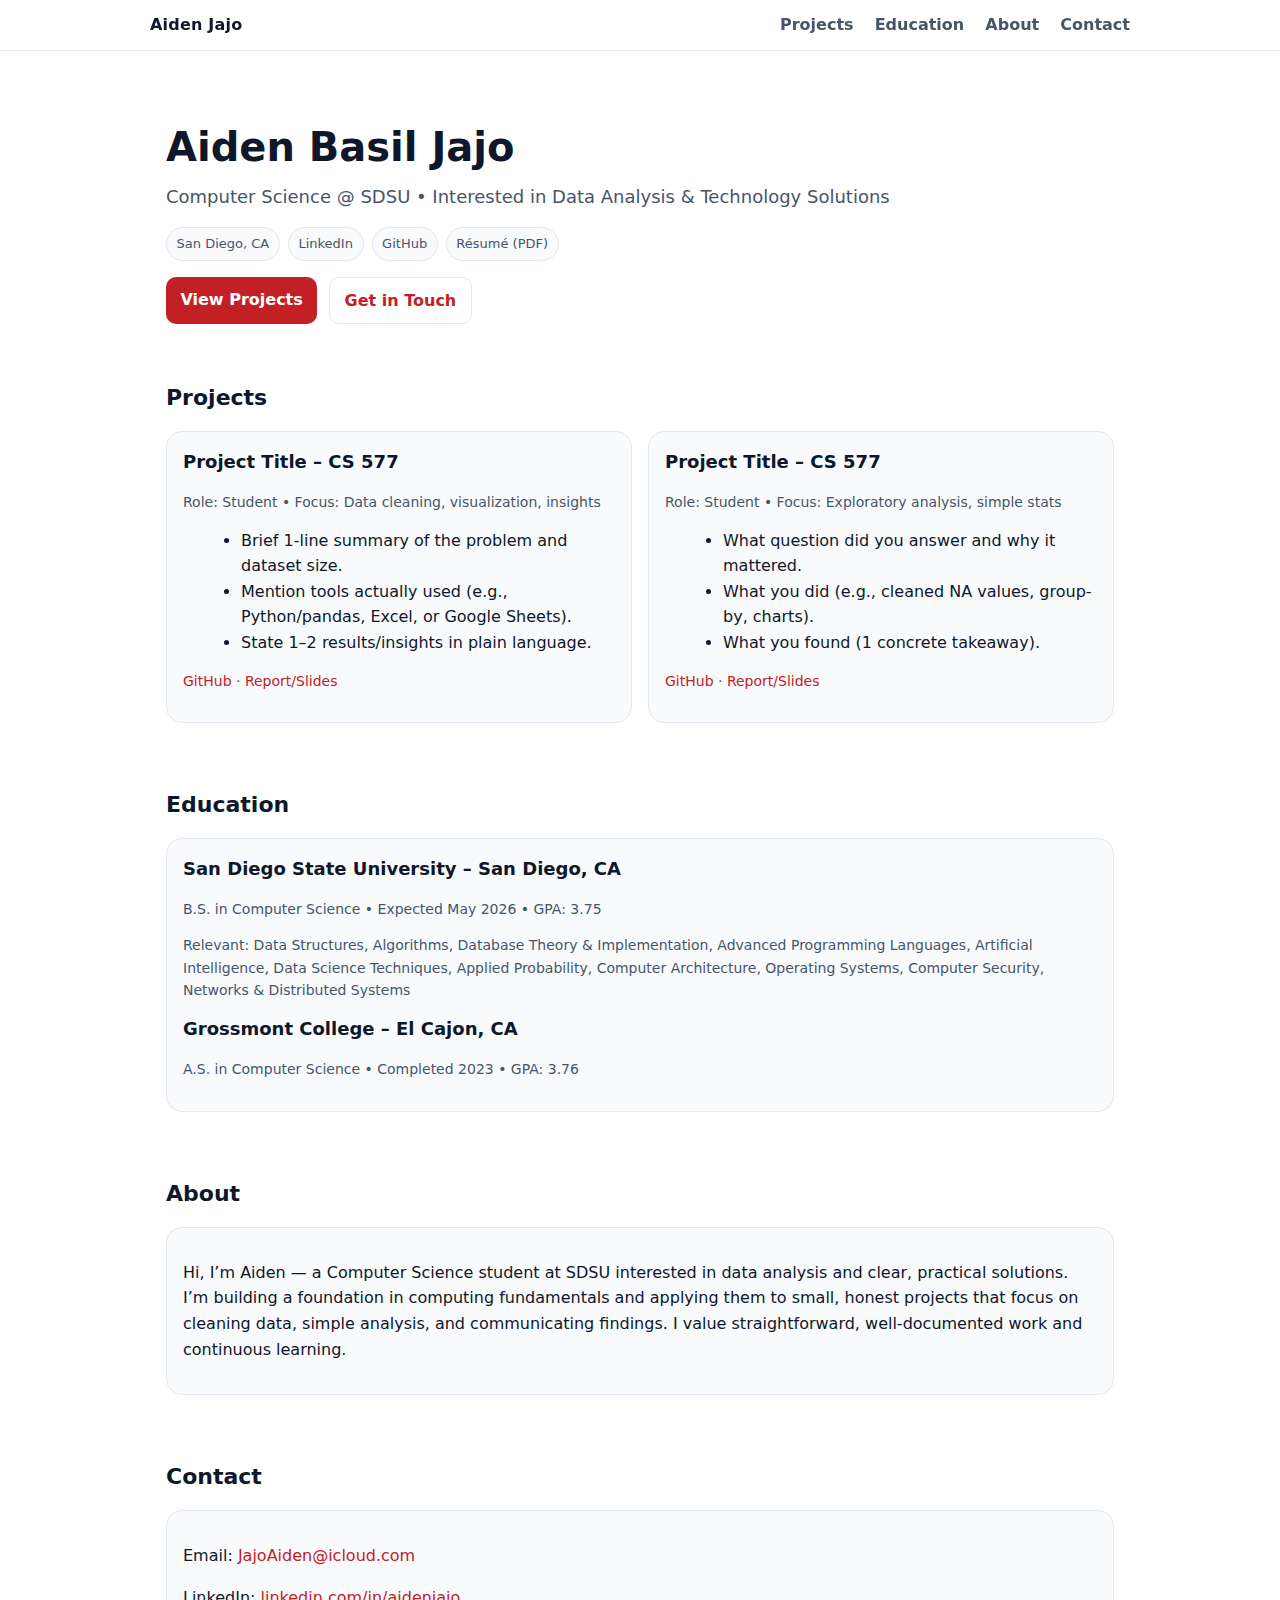
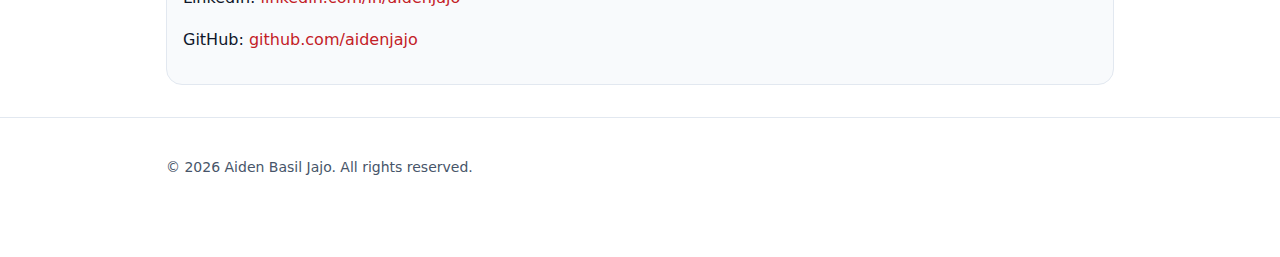
<file: index.html>
<!DOCTYPE html>
<html lang="en">
<head>
  <meta charset="utf-8" />
  <meta name="viewport" content="width=device-width, initial-scale=1" />
  <title>Aiden Basil Jajo – Portfolio | Computer Science @ SDSU</title>
  <meta name="description" content="Official portfolio of Aiden Basil Jajo, Computer Science major at San Diego State University (SDSU). Interests: data analysis, software, and technology solutions. Projects, coursework, and contact info." />
  <meta name="author" content="Aiden Basil Jajo" />
  <link rel="canonical" href="https://aidenjajo.github.io/" />

  <!-- Open Graph -->
  <meta property="og:title" content="Aiden Basil Jajo – Portfolio" />
  <meta property="og:description" content="Computer Science @ SDSU • Interested in Data Analysis & Technology Solutions" />
  <meta property="og:type" content="website" />
  <meta property="og:url" content="https://aidenjajo.github.io/" />
  <meta property="og:image" content="https://aidenjajo.github.io/og-image.jpg" />

  <!-- Twitter Card -->
  <meta name="twitter:card" content="summary_large_image" />
  <meta name="twitter:title" content="Aiden Basil Jajo – Portfolio" />
  <meta name="twitter:description" content="Computer Science @ SDSU • Interested in Data Analysis & Technology Solutions" />
  <meta name="twitter:image" content="https://aidenjajo.github.io/og-image.jpg" />

  <!-- SEO JSON-LD -->
  <script type="application/ld+json">
  {
    "@context": "https://schema.org",
    "@type": "Person",
    "name": "Aiden Basil Jajo",
    "url": "https://aidenjajo.github.io/",
    "image": "https://aidenjajo.github.io/og-image.jpg",
    "jobTitle": "Computer Science Student",
    "worksFor": {"@type": "CollegeOrUniversity", "name": "San Diego State University"},
    "address": {"@type": "PostalAddress", "addressLocality": "San Diego", "addressRegion": "CA", "addressCountry": "US"},
    "sameAs": [
      "https://www.linkedin.com/in/aidenjajo",
      "https://github.com/aidenjajo"
    ]
  }
  </script>

  <style>
    :root {
      --bg: #ffffff;
      --fg: #0f172a; /* slate-900 */
      --muted: #475569; /* slate-600 */
      --accent: #c32026; /* SDSU red-ish */
      --card: #f8fafc; /* slate-50 */
      --border: #e2e8f0; /* slate-200 */
    }
    * { box-sizing: border-box; }
    html, body { margin: 0; padding: 0; scroll-behavior: smooth; }
    body {
      font-family: system-ui, -apple-system, Segoe UI, Roboto, Helvetica, Arial, "Apple Color Emoji", "Segoe UI Emoji";
      color: var(--fg); background: var(--bg); line-height: 1.6;
    }
    a { color: var(--accent); text-decoration: none; }
    a:hover { text-decoration: underline; }
    .container { max-width: 980px; margin: 0 auto; padding: 0 1rem; }
    header {
      position: sticky; top: 0; z-index: 50; backdrop-filter: blur(6px);
      background: rgba(255,255,255,0.8); border-bottom: 1px solid var(--border);
    }
    .nav { display: flex; align-items: center; justify-content: space-between; padding: .75rem 0; }
    .brand { font-weight: 700; letter-spacing: .2px; }
    nav a { margin-left: 1rem; color: var(--muted); font-weight: 600; }
    nav a:hover { color: var(--fg); }

    .hero { padding: 64px 0 24px; }
    .hero h1 { margin: 0 0 .25rem; font-size: clamp(28px, 4vw, 40px); }
    .subtitle { color: var(--muted); margin: 0 0 1rem; font-size: clamp(16px, 2vw, 18px); }
    .badges { display: flex; gap: .5rem; flex-wrap: wrap; }
    .badge { background: var(--card); border: 1px solid var(--border); padding: .35rem .6rem; border-radius: 999px; font-size: 13px; color: var(--muted); }
    .cta { display: flex; gap: .75rem; margin-top: 1rem; flex-wrap: wrap; }
    .btn { display: inline-block; padding: .6rem .9rem; border-radius: 10px; border: 1px solid var(--border); background: #fff; font-weight: 600; }
    .btn.primary { background: var(--accent); color: #fff; border: none; }

    section { padding: 32px 0; }
    h2 { font-size: 22px; margin: 0 0 16px; }
    .grid { display: grid; grid-template-columns: repeat(12, 1fr); gap: 16px; }
    .card { grid-column: span 12; background: var(--card); border: 1px solid var(--border); border-radius: 16px; padding: 16px; }
    @media (min-width: 720px) { .card.half { grid-column: span 6; } }
    .card h3 { margin-top: 0; margin-bottom: 4px; font-size: 18px; }
    .meta { color: var(--muted); font-size: 14px; }
    .list { margin: 8px 0 0 18px; }
    footer { padding: 24px 0 64px; border-top: 1px solid var(--border); color: var(--muted); font-size: 14px; }

    /* Accessible skip link */
    .skip { position: absolute; left: -9999px; top: auto; width: 1px; height: 1px; overflow: hidden; }
    .skip:focus { position: static; width: auto; height: auto; padding: .5rem; background: #fff; border: 1px solid var(--border); }
  </style>
</head>
<body>
  <a href="#main" class="skip">Skip to content</a>
  <header>
    <div class="container nav">
      <div class="brand">Aiden Jajo</div>
      <nav aria-label="Primary">
        <a href="#projects">Projects</a>
        <a href="#education">Education</a>
        <a href="#about">About</a>
        <a href="#contact">Contact</a>
      </nav>
    </div>
  </header>

  <main id="main" class="container">
    <section class="hero" aria-labelledby="intro-title">
      <h1 id="intro-title">Aiden Basil Jajo</h1>
      <p class="subtitle">Computer Science @ SDSU • Interested in Data Analysis & Technology Solutions</p>
      <div class="badges" role="list" aria-label="Quick facts">
        <span class="badge">San Diego, CA</span>
        <a class="badge" href="https://www.linkedin.com/in/aidenjajo" target="_blank" rel="noopener">LinkedIn</a>
        <a class="badge" href="https://github.com/aidenjajo" target="_blank" rel="noopener">GitHub</a>
        <a class="badge" href="#resume" onclick="alert('Add your resume.pdf to the repo and link it here.'); return false;">Résumé (PDF)</a>
      </div>
      <div class="cta">
        <a class="btn primary" href="#projects">View Projects</a>
        <a class="btn" href="#contact">Get in Touch</a>
      </div>
    </section>

    <section id="projects" aria-labelledby="projects-title">
      <h2 id="projects-title">Projects</h2>
      <div class="grid">
        <!-- Example Project Card 1 (fill with CS 577 details later) -->
        <article class="card half" aria-labelledby="p1-title">
          <h3 id="p1-title">Project Title – CS 577</h3>
          <p class="meta">Role: Student • Focus: Data cleaning, visualization, insights</p>
          <ul class="list">
            <li>Brief 1-line summary of the problem and dataset size.</li>
            <li>Mention tools actually used (e.g., Python/pandas, Excel, or Google Sheets).</li>
            <li>State 1–2 results/insights in plain language.</li>
          </ul>
          <p class="meta"><a href="#" aria-label="Source code link">GitHub</a> · <a href="#" aria-label="Report or slides link">Report/Slides</a></p>
        </article>

        <!-- Example Project Card 2 -->
        <article class="card half" aria-labelledby="p2-title">
          <h3 id="p2-title">Project Title – CS 577</h3>
          <p class="meta">Role: Student • Focus: Exploratory analysis, simple stats</p>
          <ul class="list">
            <li>What question did you answer and why it mattered.</li>
            <li>What you did (e.g., cleaned NA values, group-by, charts).</li>
            <li>What you found (1 concrete takeaway).</li>
          </ul>
          <p class="meta"><a href="#">GitHub</a> · <a href="#">Report/Slides</a></p>
        </article>

        <!-- Add more cards as needed; keep honest and simple. -->
      </div>
    </section>

    <section id="education" aria-labelledby="edu-title">
      <h2 id="edu-title">Education</h2>
      <div class="card">
        <h3>San Diego State University – San Diego, CA</h3>
        <p class="meta">B.S. in Computer Science • Expected May 2026 • GPA: 3.75</p>
        <p class="meta">Relevant: Data Structures, Algorithms, Database Theory & Implementation, Advanced Programming Languages, Artificial Intelligence, Data Science Techniques, Applied Probability, Computer Architecture, Operating Systems, Computer Security, Networks & Distributed Systems</p>
        <h3>Grossmont College – El Cajon, CA</h3>
        <p class="meta">A.S. in Computer Science • Completed 2023 • GPA: 3.76</p>
      </div>
    </section>

    <section id="about" aria-labelledby="about-title">
      <h2 id="about-title">About</h2>
      <div class="card">
        <p>Hi, I’m Aiden — a Computer Science student at SDSU interested in data analysis and clear, practical solutions. I’m building a foundation in computing fundamentals and applying them to small, honest projects that focus on cleaning data, simple analysis, and communicating findings. I value straightforward, well-documented work and continuous learning.</p>
      </div>
    </section>

    <section id="contact" aria-labelledby="contact-title">
      <h2 id="contact-title">Contact</h2>
      <div class="card">
        <p>Email: <a href="mailto:JajoAiden@icloud.com">JajoAiden@icloud.com</a></p>
        <p>LinkedIn: <a href="https://www.linkedin.com/in/aidenjajo" target="_blank" rel="noopener">linkedin.com/in/aidenjajo</a></p>
        <p>GitHub: <a href="https://github.com/aidenjajo" target="_blank" rel="noopener">github.com/aidenjajo</a></p>
      </div>
    </section>
  </main>

  <footer>
    <div class="container">
      <p>© <span id="year"></span> Aiden Basil Jajo. All rights reserved.</p>
    </div>
  </footer>

  <script>
    document.getElementById('year').textContent = new Date().getFullYear();
  </script>
</body>
</html>
</file>
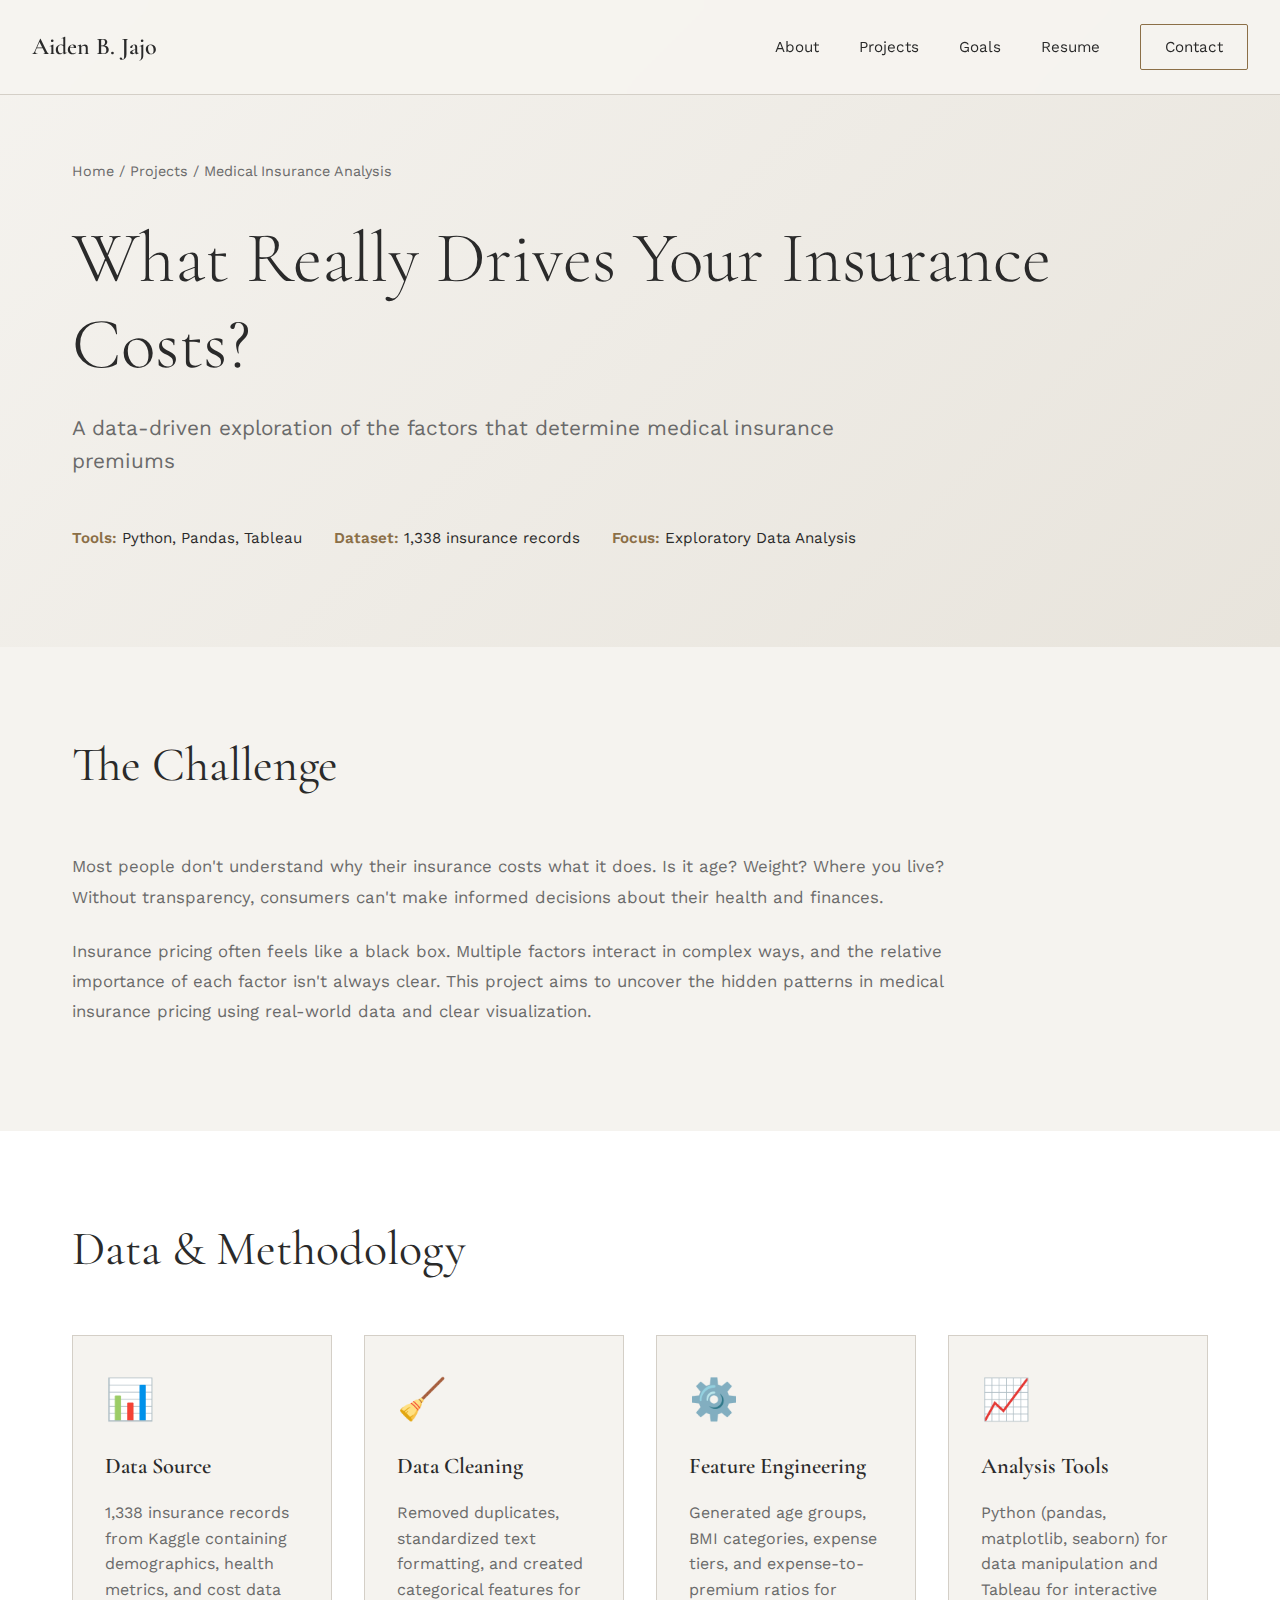
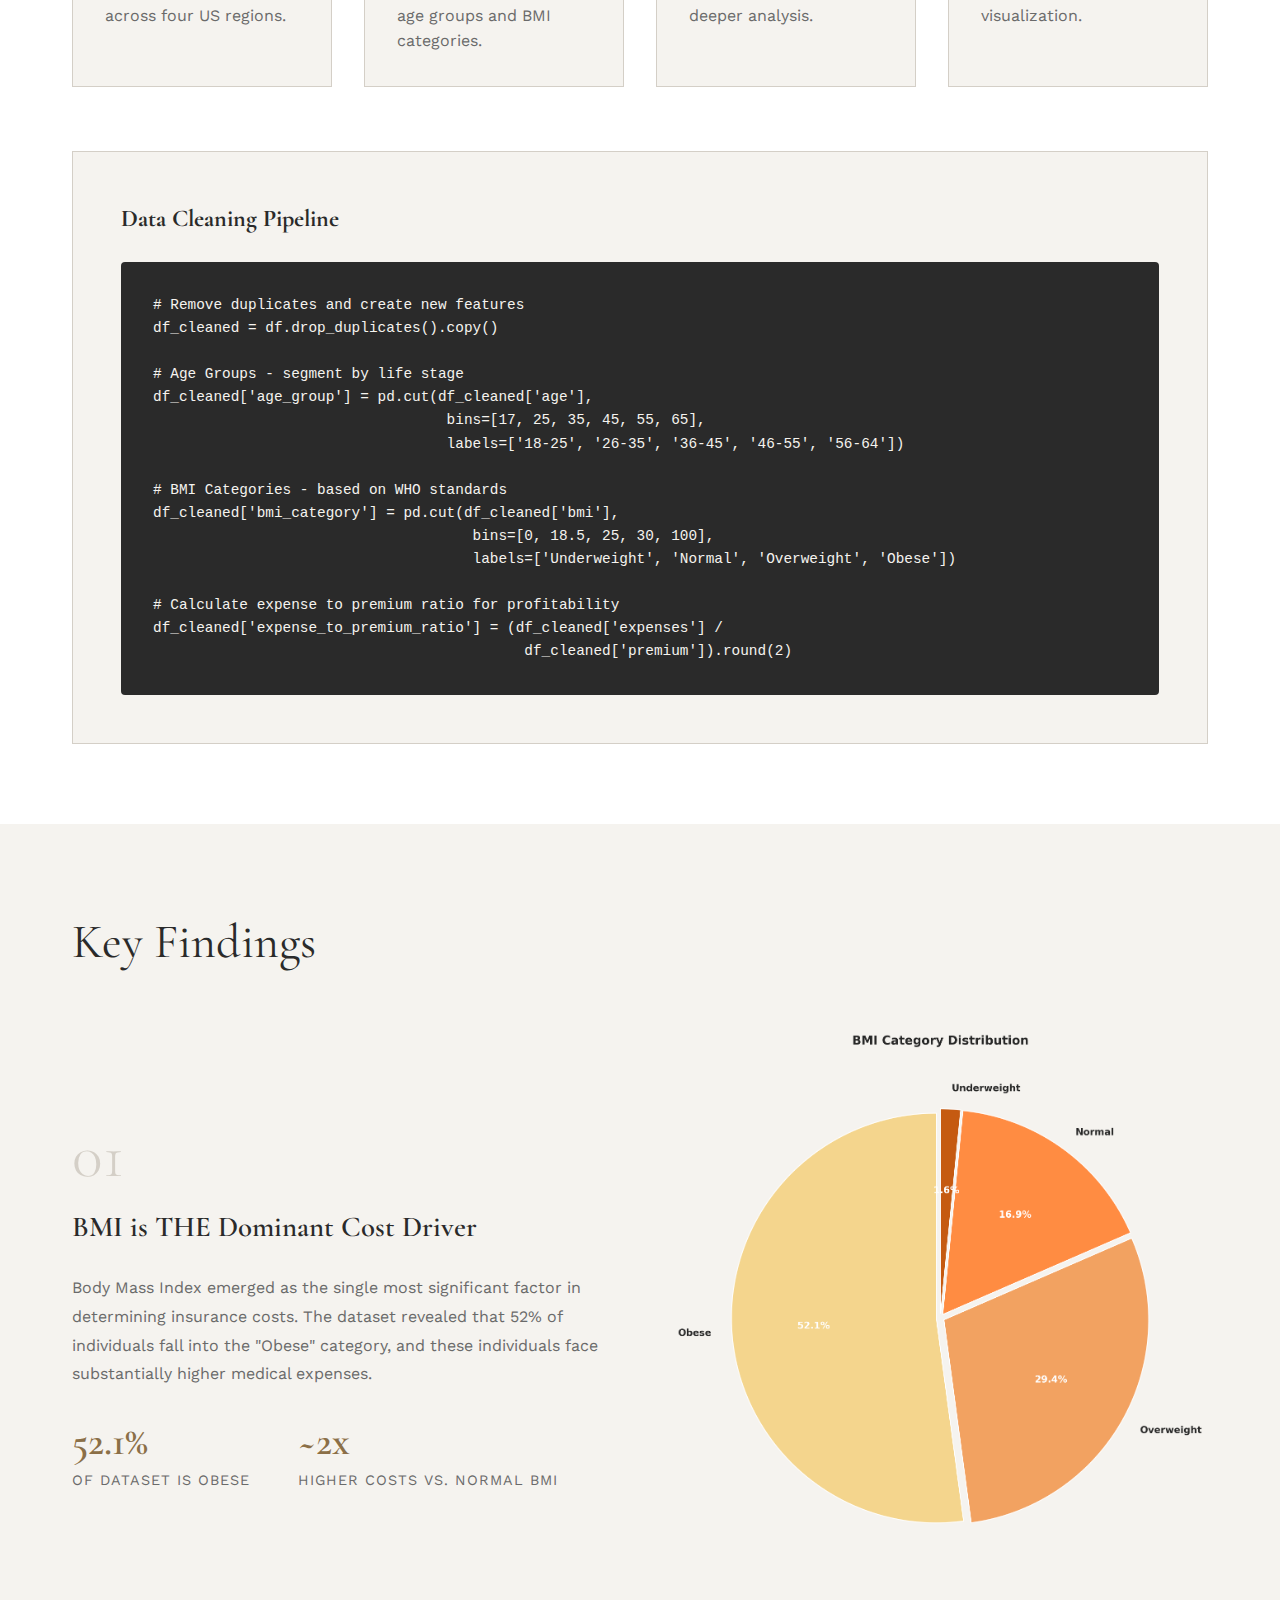
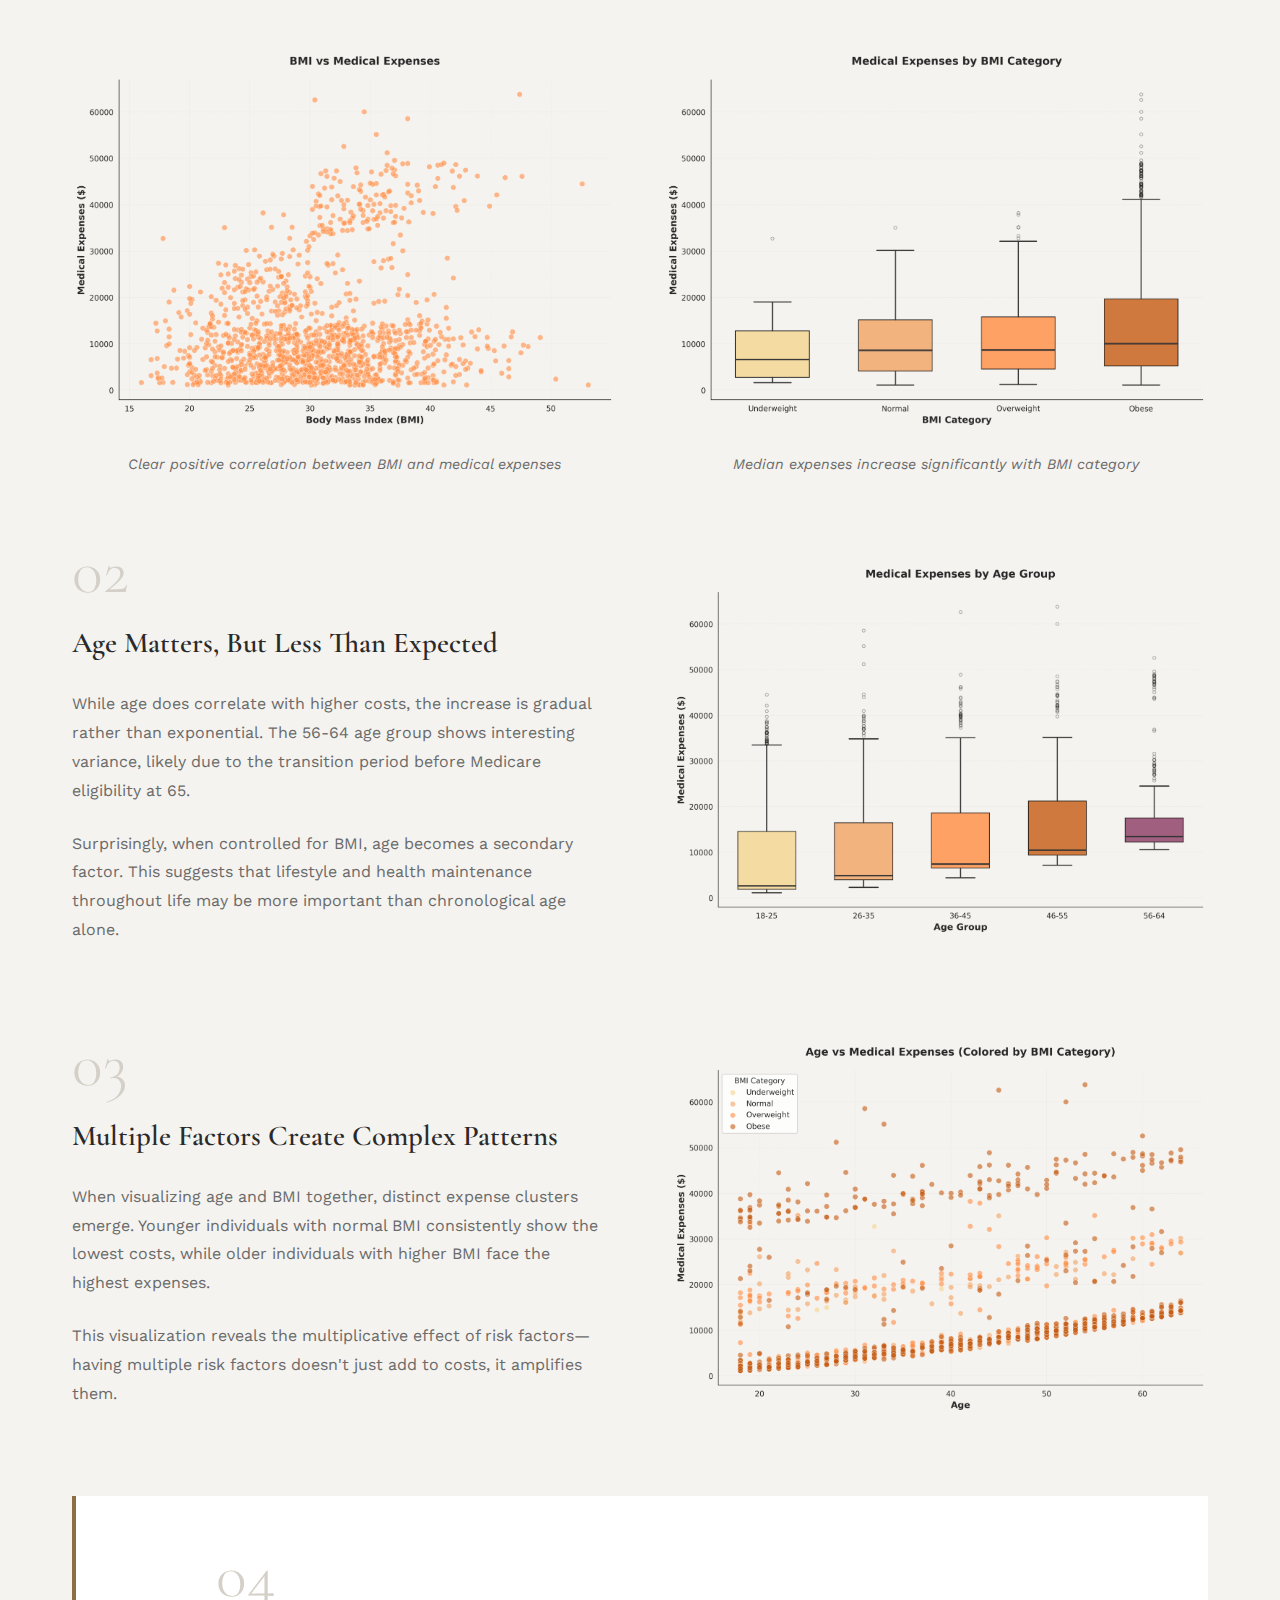
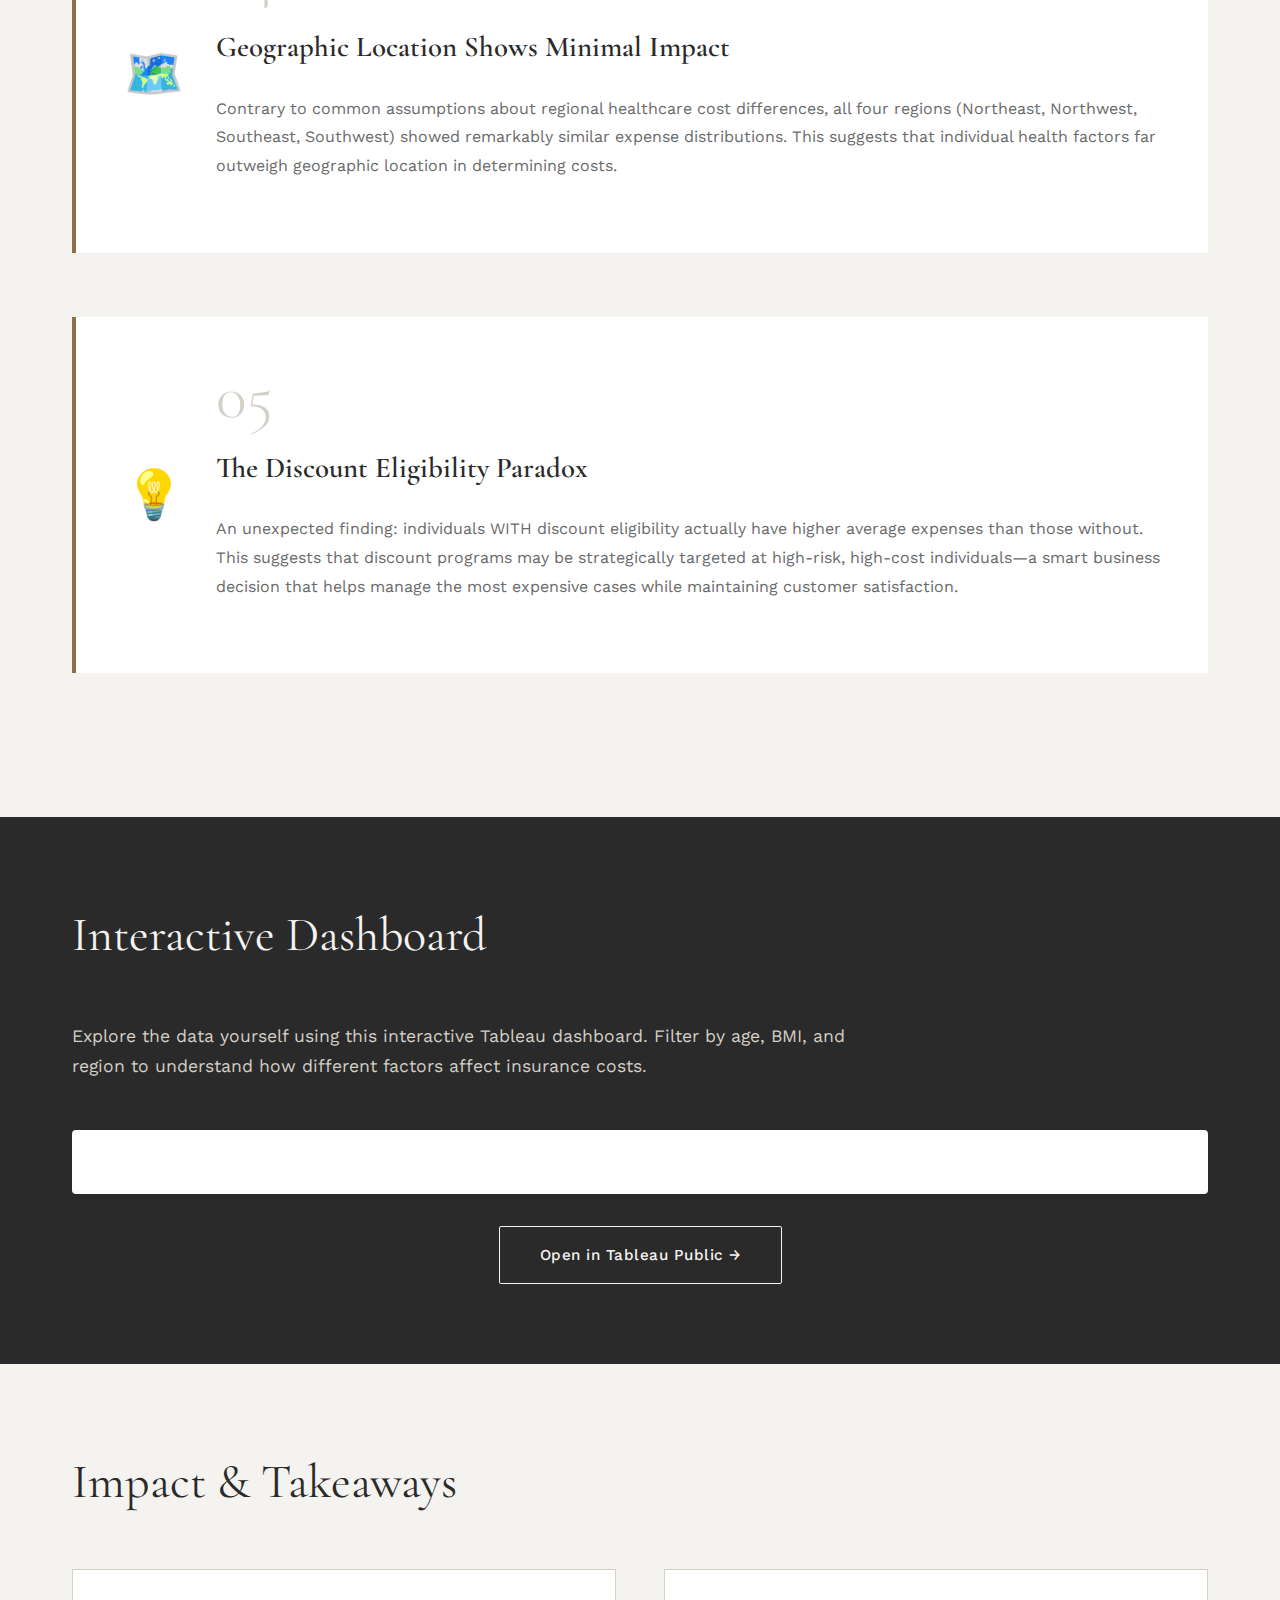
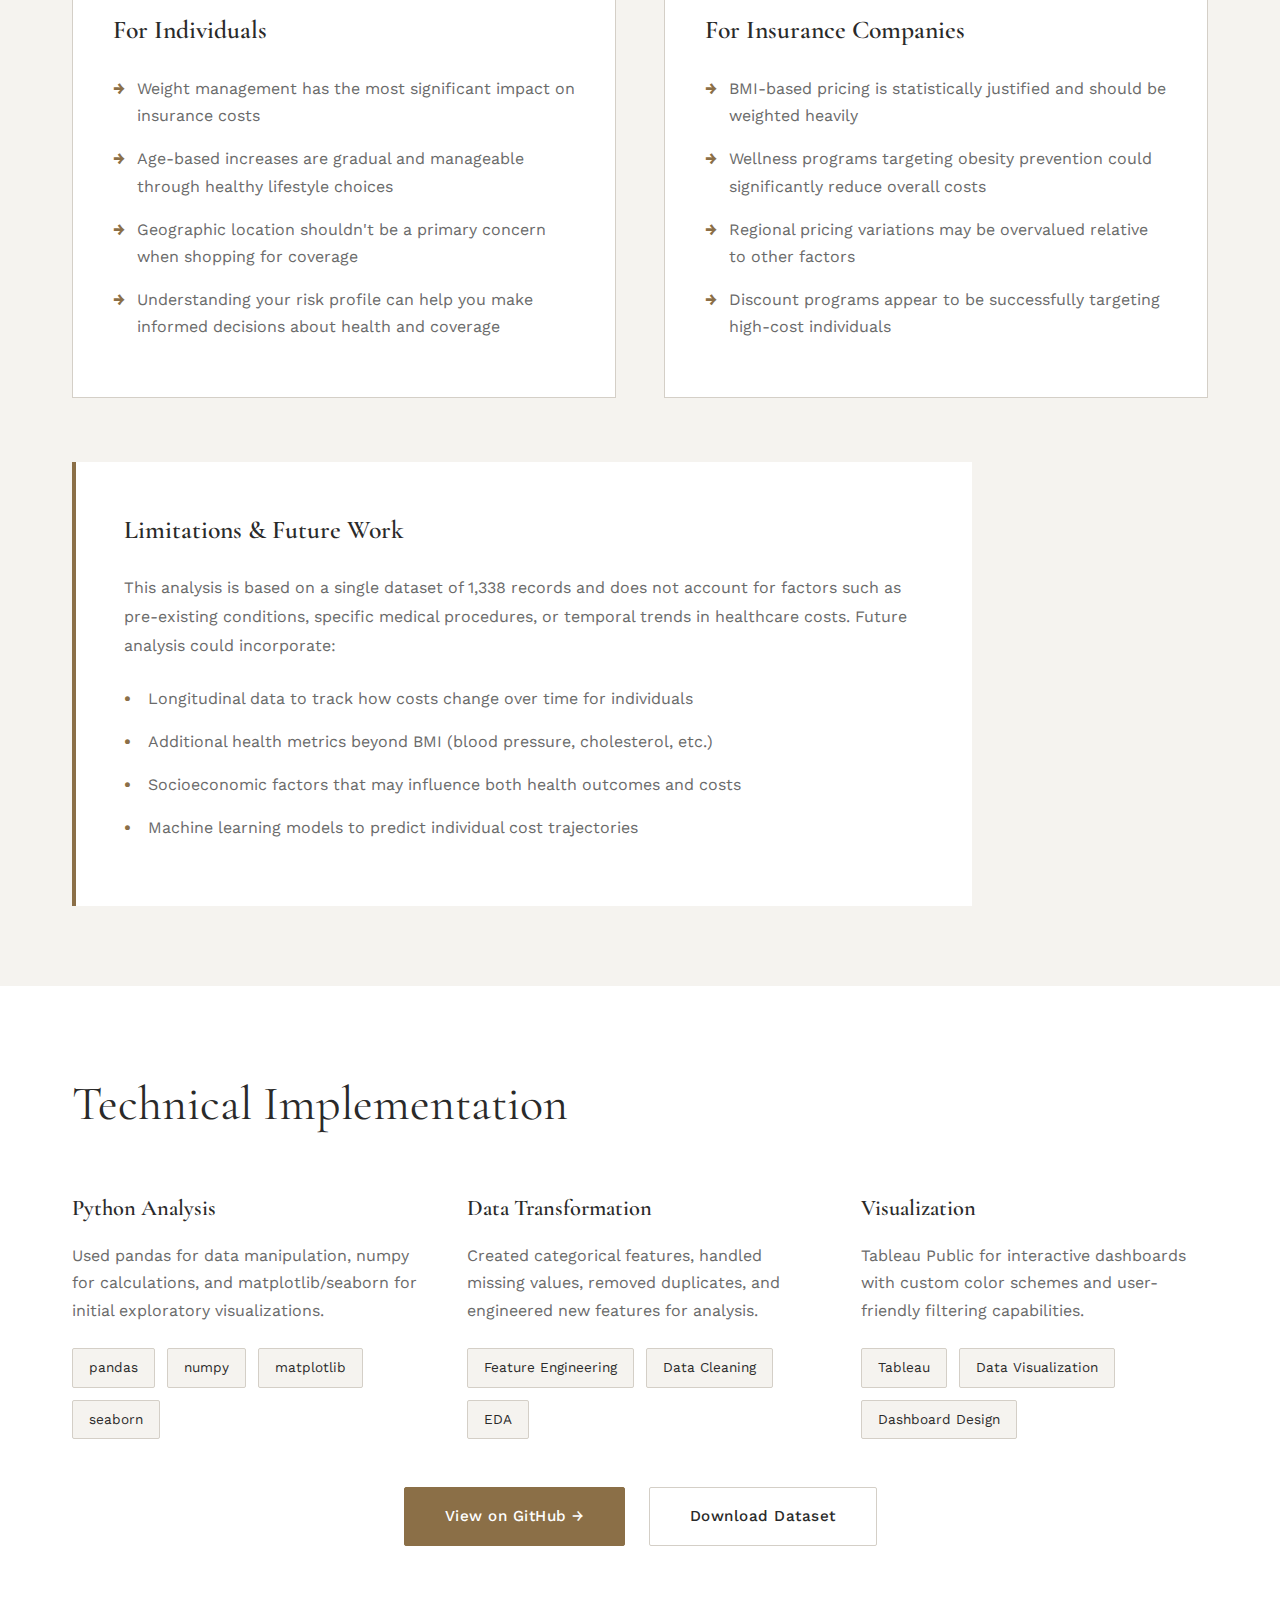
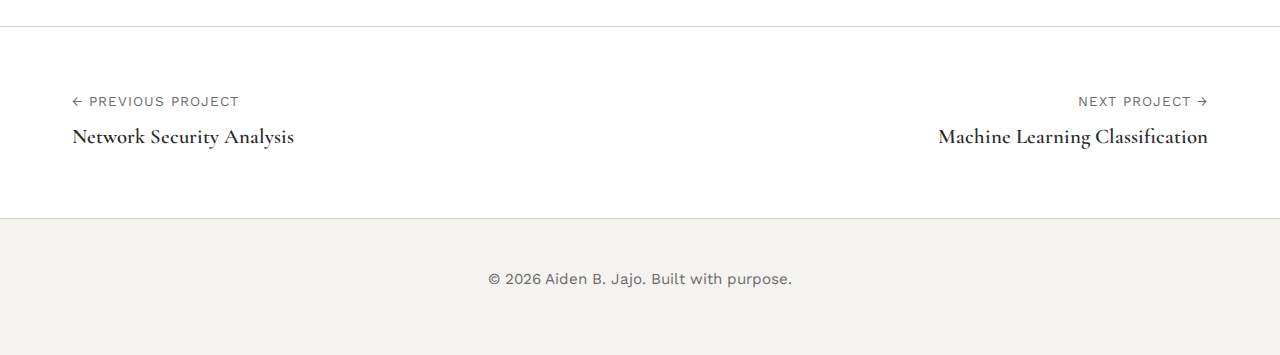
<file: project-medical-insurance.html>
<!DOCTYPE html>
<html lang="en">
<head>
    <meta charset="UTF-8">
    <meta name="viewport" content="width=device-width, initial-scale=1.0">
    <title>Medical Insurance Cost Analysis | Aiden B. Jajo</title>
    <link rel="stylesheet" href="styles.css">
    <link rel="stylesheet" href="project-styles.css">
    <link rel="preconnect" href="https://fonts.googleapis.com">
    <link rel="preconnect" href="https://fonts.gstatic.com" crossorigin>
    <link href="https://fonts.googleapis.com/css2?family=Cormorant+Garamond:wght@300;400;600&family=Work+Sans:wght@300;400;500;600&display=swap" rel="stylesheet">
</head>
<body>
    <!-- Navigation -->
    <nav class="nav">
        <div class="nav-container">
            <a href="index.html" class="nav-logo">Aiden B. Jajo</a>
            <div class="nav-links">
                <a href="index.html#about" class="nav-link">About</a>
                <a href="index.html#projects" class="nav-link">Projects</a>
                <a href="index.html#goals" class="nav-link">Goals</a>
                <a href="index.html#resume" class="nav-link">Resume</a>
                <a href="index.html#contact" class="nav-link nav-link-cta">Contact</a>
            </div>
        </div>
    </nav>

    <!-- Project Hero -->
    <section class="project-hero">
        <div class="container">
            <div class="breadcrumb">
                <a href="index.html">Home</a> / <a href="index.html#projects">Projects</a> / <span>Medical Insurance Analysis</span>
            </div>
            <h1 class="project-hero-title">What Really Drives Your Insurance Costs?</h1>
            <p class="project-hero-subtitle">A data-driven exploration of the factors that determine medical insurance premiums</p>
            <div class="project-meta">
                <span class="meta-item"><strong>Tools:</strong> Python, Pandas, Tableau</span>
                <span class="meta-item"><strong>Dataset:</strong> 1,338 insurance records</span>
                <span class="meta-item"><strong>Focus:</strong> Exploratory Data Analysis</span>
            </div>
        </div>
    </section>

    <!-- The Challenge -->
    <section class="project-section">
        <div class="container">
            <h2 class="section-title-small">The Challenge</h2>
            <div class="content-block">
                <p class="lead-text">
                    Most people don't understand why their insurance costs what it does. Is it age? 
                    Weight? Where you live? Without transparency, consumers can't make informed decisions 
                    about their health and finances.
                </p>
                <p>
                    Insurance pricing often feels like a black box. Multiple factors interact in complex 
                    ways, and the relative importance of each factor isn't always clear. This project 
                    aims to uncover the hidden patterns in medical insurance pricing using real-world 
                    data and clear visualization.
                </p>
            </div>
        </div>
    </section>

    <!-- Approach -->
    <section class="project-section bg-light">
        <div class="container">
            <h2 class="section-title-small">Data & Methodology</h2>
            <div class="methodology-grid">
                <div class="method-card">
                    <div class="method-icon">📊</div>
                    <h3>Data Source</h3>
                    <p>1,338 insurance records from Kaggle containing demographics, health metrics, and cost data across four US regions.</p>
                </div>
                <div class="method-card">
                    <div class="method-icon">🧹</div>
                    <h3>Data Cleaning</h3>
                    <p>Removed duplicates, standardized text formatting, and created categorical features for age groups and BMI categories.</p>
                </div>
                <div class="method-card">
                    <div class="method-icon">⚙️</div>
                    <h3>Feature Engineering</h3>
                    <p>Generated age groups, BMI categories, expense tiers, and expense-to-premium ratios for deeper analysis.</p>
                </div>
                <div class="method-card">
                    <div class="method-icon">📈</div>
                    <h3>Analysis Tools</h3>
                    <p>Python (pandas, matplotlib, seaborn) for data manipulation and Tableau for interactive visualization.</p>
                </div>
            </div>

            <!-- Code Snippet -->
            <div class="code-showcase">
                <h3>Data Cleaning Pipeline</h3>
                <div class="code-block">
                    <pre><code># Remove duplicates and create new features
df_cleaned = df.drop_duplicates().copy()

# Age Groups - segment by life stage
df_cleaned['age_group'] = pd.cut(df_cleaned['age'], 
                                  bins=[17, 25, 35, 45, 55, 65], 
                                  labels=['18-25', '26-35', '36-45', '46-55', '56-64'])

# BMI Categories - based on WHO standards
df_cleaned['bmi_category'] = pd.cut(df_cleaned['bmi'],
                                     bins=[0, 18.5, 25, 30, 100],
                                     labels=['Underweight', 'Normal', 'Overweight', 'Obese'])

# Calculate expense to premium ratio for profitability
df_cleaned['expense_to_premium_ratio'] = (df_cleaned['expenses'] / 
                                           df_cleaned['premium']).round(2)</code></pre>
                </div>
            </div>
        </div>
    </section>

    <!-- Key Insights -->
    <section class="project-section">
        <div class="container">
            <h2 class="section-title-small">Key Findings</h2>
            
            <!-- Finding 1: BMI -->
            <div class="insight-block">
                <div class="insight-content">
                    <div class="insight-number">01</div>
                    <h3>BMI is THE Dominant Cost Driver</h3>
                    <p>
                        Body Mass Index emerged as the single most significant factor in determining 
                        insurance costs. The dataset revealed that 52% of individuals fall into the 
                        "Obese" category, and these individuals face substantially higher medical expenses.
                    </p>
                    <div class="key-stats">
                        <div class="stat-item">
                            <span class="stat-value">52.1%</span>
                            <span class="stat-label">of dataset is obese</span>
                        </div>
                        <div class="stat-item">
                            <span class="stat-value">~2x</span>
                            <span class="stat-label">higher costs vs. normal BMI</span>
                        </div>
                    </div>
                </div>
                <div class="insight-visual">
                    <img src="viz_bmi_distribution_v2.png" alt="BMI Category Distribution">
                </div>
            </div>

            <div class="visual-pair">
                <div class="visual-item">
                    <img src="viz_bmi_vs_expenses_v2.png" alt="BMI vs Expenses Scatter Plot">
                    <p class="visual-caption">Clear positive correlation between BMI and medical expenses</p>
                </div>
                <div class="visual-item">
                    <img src="viz_expenses_by_bmi_category_v2.png" alt="Expenses by BMI Category">
                    <p class="visual-caption">Median expenses increase significantly with BMI category</p>
                </div>
            </div>

            <!-- Finding 2: Age -->
            <div class="insight-block reverse">
                <div class="insight-visual">
                    <img src="viz_expenses_by_age_group_v2.png" alt="Expenses by Age Group">
                </div>
                <div class="insight-content">
                    <div class="insight-number">02</div>
                    <h3>Age Matters, But Less Than Expected</h3>
                    <p>
                        While age does correlate with higher costs, the increase is gradual rather than 
                        exponential. The 56-64 age group shows interesting variance, likely due to the 
                        transition period before Medicare eligibility at 65.
                    </p>
                    <p>
                        Surprisingly, when controlled for BMI, age becomes a secondary factor. This 
                        suggests that lifestyle and health maintenance throughout life may be more 
                        important than chronological age alone.
                    </p>
                </div>
            </div>

            <!-- Finding 3: Combined Effects -->
            <div class="insight-block">
                <div class="insight-content">
                    <div class="insight-number">03</div>
                    <h3>Multiple Factors Create Complex Patterns</h3>
                    <p>
                        When visualizing age and BMI together, distinct expense clusters emerge. 
                        Younger individuals with normal BMI consistently show the lowest costs, 
                        while older individuals with higher BMI face the highest expenses.
                    </p>
                    <p>
                        This visualization reveals the multiplicative effect of risk factors—having 
                        multiple risk factors doesn't just add to costs, it amplifies them.
                    </p>
                </div>
                <div class="insight-visual">
                    <img src="viz_age_vs_expenses_bmi_v2.png" alt="Age vs Expenses colored by BMI">
                </div>
            </div>

            <!-- Finding 4: Geographic -->
            <div class="insight-block highlight">
                <div class="insight-icon">🗺️</div>
                <div class="insight-content">
                    <div class="insight-number">04</div>
                    <h3>Geographic Location Shows Minimal Impact</h3>
                    <p>
                        Contrary to common assumptions about regional healthcare cost differences, 
                        all four regions (Northeast, Northwest, Southeast, Southwest) showed remarkably 
                        similar expense distributions. This suggests that individual health factors 
                        far outweigh geographic location in determining costs.
                    </p>
                </div>
            </div>

            <!-- Finding 5: Discount Paradox -->
            <div class="insight-block highlight">
                <div class="insight-icon">💡</div>
                <div class="insight-content">
                    <div class="insight-number">05</div>
                    <h3>The Discount Eligibility Paradox</h3>
                    <p>
                        An unexpected finding: individuals WITH discount eligibility actually have 
                        higher average expenses than those without. This suggests that discount 
                        programs may be strategically targeted at high-risk, high-cost individuals—a 
                        smart business decision that helps manage the most expensive cases while 
                        maintaining customer satisfaction.
                    </p>
                </div>
            </div>
        </div>
    </section>

    <!-- Interactive Dashboard -->
    <section class="project-section bg-dark">
        <div class="container">
            <h2 class="section-title-small light">Interactive Dashboard</h2>
            <p class="dashboard-intro">
                Explore the data yourself using this interactive Tableau dashboard. Filter by age, 
                BMI, and region to understand how different factors affect insurance costs.
            </p>
            <div class="tableau-container">
                <div class='tableauPlaceholder' id='viz1769325449336' style='position: relative'>
                    <noscript>
                        <a href='#'>
                            <img alt='Dashboard 1' src='https://public.tableau.com/static/images/Me/MedicalInsuranceCostAnalysis_17692901956590/Dashboard1/1_rss.png' style='border: none' />
                        </a>
                    </noscript>
                    <object class='tableauViz' style='display:none;'>
                        <param name='host_url' value='https%3A%2F%2Fpublic.tableau.com%2F' />
                        <param name='embed_code_version' value='3' />
                        <param name='site_root' value='' />
                        <param name='name' value='MedicalInsuranceCostAnalysis_17692901956590/Dashboard1' />
                        <param name='tabs' value='no' />
                        <param name='toolbar' value='yes' />
                        <param name='static_image' value='https://public.tableau.com/static/images/Me/MedicalInsuranceCostAnalysis_17692901956590/Dashboard1/1.png' />
                        <param name='animate_transition' value='yes' />
                        <param name='display_static_image' value='yes' />
                        <param name='display_spinner' value='yes' />
                        <param name='display_overlay' value='yes' />
                        <param name='display_count' value='yes' />
                        <param name='language' value='en-US' />
                    </object>
                </div>
                <script type='text/javascript'>
                    var divElement = document.getElementById('viz1769325449336');
                    var vizElement = divElement.getElementsByTagName('object')[0];
                    if (divElement.offsetWidth > 800) {
                        vizElement.style.width = '100%';
                        vizElement.style.height = (divElement.offsetWidth * 1.0) + 'px';
                    } else if (divElement.offsetWidth > 500) {
                        vizElement.style.width = '100%';
                        vizElement.style.height = (divElement.offsetWidth * 1.0) + 'px';
                    } else {
                        vizElement.style.width = '100%';
                        vizElement.style.height = '1400px';
                    }
                    var scriptElement = document.createElement('script');
                    scriptElement.src = 'https://public.tableau.com/javascripts/api/viz_v1.js';
                    vizElement.parentNode.insertBefore(scriptElement, vizElement);
                </script>
            </div>
            <div class="dashboard-links">
                <a href="https://public.tableau.com/app/profile/aiden.jajo/viz/MedicalInsuranceCostAnalysis_17692901956590/Dashboard1" 
                   class="btn btn-secondary" target="_blank">
                    Open in Tableau Public →
                </a>
            </div>
        </div>
    </section>

    <!-- Impact & Takeaways -->
    <section class="project-section">
        <div class="container">
            <h2 class="section-title-small">Impact & Takeaways</h2>
            
            <div class="takeaway-grid">
                <div class="takeaway-card">
                    <h3>For Individuals</h3>
                    <ul>
                        <li>Weight management has the most significant impact on insurance costs</li>
                        <li>Age-based increases are gradual and manageable through healthy lifestyle choices</li>
                        <li>Geographic location shouldn't be a primary concern when shopping for coverage</li>
                        <li>Understanding your risk profile can help you make informed decisions about health and coverage</li>
                    </ul>
                </div>
                
                <div class="takeaway-card">
                    <h3>For Insurance Companies</h3>
                    <ul>
                        <li>BMI-based pricing is statistically justified and should be weighted heavily</li>
                        <li>Wellness programs targeting obesity prevention could significantly reduce overall costs</li>
                        <li>Regional pricing variations may be overvalued relative to other factors</li>
                        <li>Discount programs appear to be successfully targeting high-cost individuals</li>
                    </ul>
                </div>
            </div>

            <div class="limitations">
                <h3>Limitations & Future Work</h3>
                <p>
                    This analysis is based on a single dataset of 1,338 records and does not account 
                    for factors such as pre-existing conditions, specific medical procedures, or 
                    temporal trends in healthcare costs. Future analysis could incorporate:
                </p>
                <ul>
                    <li>Longitudinal data to track how costs change over time for individuals</li>
                    <li>Additional health metrics beyond BMI (blood pressure, cholesterol, etc.)</li>
                    <li>Socioeconomic factors that may influence both health outcomes and costs</li>
                    <li>Machine learning models to predict individual cost trajectories</li>
                </ul>
            </div>
        </div>
    </section>

    <!-- Technical Details -->
    <section class="project-section bg-light">
        <div class="container">
            <h2 class="section-title-small">Technical Implementation</h2>
            
            <div class="tech-showcase">
                <div class="tech-item">
                    <h3>Python Analysis</h3>
                    <p>Used pandas for data manipulation, numpy for calculations, and matplotlib/seaborn for initial exploratory visualizations.</p>
                    <div class="tech-tags">
                        <span class="tech-tag">pandas</span>
                        <span class="tech-tag">numpy</span>
                        <span class="tech-tag">matplotlib</span>
                        <span class="tech-tag">seaborn</span>
                    </div>
                </div>
                
                <div class="tech-item">
                    <h3>Data Transformation</h3>
                    <p>Created categorical features, handled missing values, removed duplicates, and engineered new features for analysis.</p>
                    <div class="tech-tags">
                        <span class="tech-tag">Feature Engineering</span>
                        <span class="tech-tag">Data Cleaning</span>
                        <span class="tech-tag">EDA</span>
                    </div>
                </div>
                
                <div class="tech-item">
                    <h3>Visualization</h3>
                    <p>Tableau Public for interactive dashboards with custom color schemes and user-friendly filtering capabilities.</p>
                    <div class="tech-tags">
                        <span class="tech-tag">Tableau</span>
                        <span class="tech-tag">Data Visualization</span>
                        <span class="tech-tag">Dashboard Design</span>
                    </div>
                </div>
            </div>

            <div class="project-links">
                <a href="https://github.com/aidenjajo" class="btn btn-primary" target="_blank">
                    View on GitHub →
                </a>
                <a href="medical_insurance_cleaned.csv" class="btn btn-secondary" download>
                    Download Dataset
                </a>
            </div>
        </div>
    </section>

    <!-- Next Project Navigation -->
    <section class="project-navigation">
        <div class="container">
            <div class="nav-project">
                <span class="nav-label">← Previous Project</span>
                <a href="#" class="nav-project-link">Network Security Analysis</a>
            </div>
            <div class="nav-project">
                <span class="nav-label">Next Project →</span>
                <a href="#" class="nav-project-link">Machine Learning Classification</a>
            </div>
        </div>
    </section>

    <!-- Footer -->
    <footer class="footer">
        <div class="container">
            <p>&copy; 2026 Aiden B. Jajo. Built with purpose.</p>
        </div>
    </footer>

    <script src="script.js"></script>
</body>
</html>
</file>
<file: styles.css>
:root {
    --color-bg: #f5f3ef;
    --color-text: #2a2a2a;
    --color-text-light: #6a6a6a;
    --color-accent: #8b6f47;
    --color-accent-hover: #6d5637;
    --color-border: #d4cfc7;
    --color-white: #ffffff;
    --font-display: 'Cormorant Garamond', serif;
    --font-body: 'Work Sans', sans-serif;
    --transition: all 0.4s cubic-bezier(0.4, 0, 0.2, 1);
}

* {
    margin: 0;
    padding: 0;
    box-sizing: border-box;
}

html {
    scroll-behavior: smooth;
}

body {
    font-family: var(--font-body);
    background-color: var(--color-bg);
    color: var(--color-text);
    line-height: 1.6;
    overflow-x: hidden;
}

.container {
    max-width: 1200px;
    margin: 0 auto;
    padding: 0 2rem;
}

/* Navigation */
.nav {
    position: fixed;
    top: 0;
    left: 0;
    right: 0;
    background-color: rgba(245, 243, 239, 0.95);
    backdrop-filter: blur(10px);
    z-index: 1000;
    border-bottom: 1px solid var(--color-border);
    animation: slideDown 0.6s ease-out;
}

@keyframes slideDown {
    from {
        transform: translateY(-100%);
        opacity: 0;
    }
    to {
        transform: translateY(0);
        opacity: 1;
    }
}

.nav-container {
    max-width: 1400px;
    margin: 0 auto;
    padding: 1.5rem 2rem;
    display: flex;
    justify-content: space-between;
    align-items: center;
}

.nav-logo {
    font-family: var(--font-display);
    font-size: 1.5rem;
    font-weight: 600;
    color: var(--color-text);
    text-decoration: none;
    transition: var(--transition);
}

.nav-logo:hover {
    color: var(--color-accent);
}

.nav-links {
    display: flex;
    gap: 2.5rem;
    align-items: center;
}

.nav-link {
    color: var(--color-text);
    text-decoration: none;
    font-size: 0.95rem;
    font-weight: 400;
    transition: var(--transition);
    position: relative;
}

.nav-link::after {
    content: '';
    position: absolute;
    bottom: -4px;
    left: 0;
    width: 0;
    height: 1px;
    background-color: var(--color-accent);
    transition: var(--transition);
}

.nav-link:hover::after {
    width: 100%;
}

.nav-link-cta {
    padding: 0.6rem 1.5rem;
    border: 1px solid var(--color-accent);
    border-radius: 2px;
}

.nav-link-cta::after {
    display: none;
}

.nav-link-cta:hover {
    background-color: var(--color-accent);
    color: var(--color-white);
}

/* Hero Section */
.hero {
    min-height: 100vh;
    display: flex;
    flex-direction: column;
    justify-content: center;
    align-items: center;
    position: relative;
    padding: 8rem 2rem 4rem;
}

.hero-content {
    max-width: 900px;
    margin: 0 auto;
}

.hero-title {
    font-family: var(--font-display);
    font-size: clamp(3rem, 8vw, 6rem);
    font-weight: 300;
    line-height: 1.1;
    margin-bottom: 2rem;
    color: var(--color-text);
}

.title-line {
    display: block;
    opacity: 0;
    animation: fadeInUp 0.8s ease-out forwards;
}

.title-line:nth-child(1) {
    animation-delay: 0.2s;
}

.title-line:nth-child(2) {
    animation-delay: 0.4s;
}

@keyframes fadeInUp {
    from {
        opacity: 0;
        transform: translateY(30px);
    }
    to {
        opacity: 1;
        transform: translateY(0);
    }
}

.hero-description {
    font-size: 1.15rem;
    color: var(--color-text-light);
    max-width: 600px;
    margin-bottom: 3rem;
    line-height: 1.8;
    opacity: 0;
    animation: fadeInUp 0.8s ease-out 0.6s forwards;
}

.hero-buttons {
    display: flex;
    gap: 1.5rem;
    opacity: 0;
    animation: fadeInUp 0.8s ease-out 0.8s forwards;
}

.btn {
    padding: 1rem 2.5rem;
    text-decoration: none;
    font-size: 0.95rem;
    font-weight: 500;
    border-radius: 2px;
    transition: var(--transition);
    display: inline-block;
    letter-spacing: 0.5px;
}

.btn-primary {
    background-color: var(--color-accent);
    color: var(--color-white);
    border: 1px solid var(--color-accent);
}

.btn-primary:hover {
    background-color: var(--color-accent-hover);
    transform: translateY(-2px);
    box-shadow: 0 8px 20px rgba(139, 111, 71, 0.2);
}

.btn-secondary {
    background-color: transparent;
    color: var(--color-text);
    border: 1px solid var(--color-border);
}

.btn-secondary:hover {
    border-color: var(--color-accent);
    color: var(--color-accent);
    transform: translateY(-2px);
}

.scroll-indicator {
    position: absolute;
    bottom: 3rem;
    display: flex;
    flex-direction: column;
    align-items: center;
    gap: 1rem;
    color: var(--color-text-light);
    font-size: 0.85rem;
    opacity: 0;
    animation: fadeInUp 0.8s ease-out 1s forwards;
}

.scroll-line {
    width: 1px;
    height: 40px;
    background: linear-gradient(to bottom, var(--color-accent), transparent);
    animation: scrollPulse 2s ease-in-out infinite;
}

@keyframes scrollPulse {
    0%, 100% {
        opacity: 0.3;
        transform: translateY(0);
    }
    50% {
        opacity: 1;
        transform: translateY(10px);
    }
}

/* Section Styles */
.section {
    padding: 8rem 2rem;
}

.section-title {
    font-family: var(--font-display);
    font-size: clamp(2.5rem, 5vw, 4rem);
    font-weight: 400;
    margin-bottom: 4rem;
    text-align: center;
    color: var(--color-text);
}

/* About Section */
.about {
    background-color: var(--color-white);
}

.about-content {
    display: grid;
    grid-template-columns: 2fr 1fr;
    gap: 4rem;
    max-width: 1100px;
    margin: 0 auto;
}

.about-text {
    display: flex;
    flex-direction: column;
    gap: 1.5rem;
}

.about-intro {
    font-size: 1.05rem;
    font-family: var(--font-body);
    color: var(--color-text-light);
    line-height: 1.8;
}

.about-text p {
    color: var(--color-text-light);
    font-size: 1.05rem;
    line-height: 1.8;
}

.about-stats {
    display: flex;
    flex-direction: column;
    gap: 3rem;
    justify-content: center;
}

.stat {
    display: flex;
    flex-direction: column;
    align-items: flex-start;
    padding: 1.5rem 0;
    border-bottom: 1px solid var(--color-border);
}

.stat-number {
    font-family: var(--font-display);
    font-size: 2.5rem;
    font-weight: 600;
    color: var(--color-accent);
    line-height: 1;
    margin-bottom: 0.5rem;
}

.stat-label {
    font-size: 0.9rem;
    color: var(--color-text-light);
    text-transform: uppercase;
    letter-spacing: 1px;
}

/* Projects Section */
.projects-grid {
    display: grid;
    grid-template-columns: repeat(auto-fit, minmax(320px, 1fr));
    gap: 3rem;
    max-width: 1200px;
    margin: 0 auto;
}

.project-card {
    background-color: var(--color-white);
    padding: 2.5rem;
    border: 1px solid var(--color-border);
    transition: var(--transition);
    position: relative;
}

.project-card:hover {
    transform: translateY(-8px);
    box-shadow: 0 20px 40px rgba(0, 0, 0, 0.08);
    border-color: var(--color-accent);
}

.project-number {
    font-family: var(--font-display);
    font-size: 3rem;
    font-weight: 300;
    color: var(--color-border);
    line-height: 1;
    margin-bottom: 1.5rem;
}

.project-title {
    font-family: var(--font-display);
    font-size: 1.8rem;
    font-weight: 600;
    margin-bottom: 1rem;
    color: var(--color-text);
}

.project-description {
    color: var(--color-text-light);
    margin-bottom: 1.5rem;
    line-height: 1.7;
}

.project-tags {
    display: flex;
    flex-wrap: wrap;
    gap: 0.75rem;
    margin-bottom: 2rem;
}

.tag {
    padding: 0.4rem 1rem;
    background-color: var(--color-bg);
    font-size: 0.85rem;
    color: var(--color-text);
    border-radius: 2px;
}

.project-link {
    color: var(--color-accent);
    text-decoration: none;
    font-weight: 500;
    transition: var(--transition);
    display: inline-flex;
    align-items: center;
}

.project-link:hover {
    gap: 0.5rem;
    color: var(--color-accent-hover);
}

/* Goals Section */
.goals {
    background-color: var(--color-white);
}

.goals-content {
    display: grid;
    grid-template-columns: repeat(auto-fit, minmax(300px, 1fr));
    gap: 3rem;
    max-width: 1200px;
    margin: 0 auto;
}

.goal-card {
    text-align: center;
    padding: 2rem;
}

.goal-icon {
    font-size: 3rem;
    margin-bottom: 1.5rem;
}

.goal-card h3 {
    font-family: var(--font-display);
    font-size: 1.6rem;
    font-weight: 600;
    margin-bottom: 1rem;
    color: var(--color-text);
}

.goal-card p {
    color: var(--color-text-light);
    line-height: 1.7;
}

/* Resume Section */
.resume-content {
    text-align: center;
    margin-bottom: 4rem;
}

.resume-intro {
    font-size: 1.15rem;
    color: var(--color-text-light);
    margin-bottom: 2rem;
    max-width: 600px;
    margin-left: auto;
    margin-right: auto;
}

.btn-download {
    display: inline-block;
}

.resume-highlights {
    display: grid;
    grid-template-columns: repeat(auto-fit, minmax(400px, 1fr));
    gap: 4rem;
    max-width: 1100px;
    margin: 0 auto;
    padding-top: 4rem;
    border-top: 1px solid var(--color-border);
}

.resume-section h3 {
    font-family: var(--font-display);
    font-size: 1.8rem;
    font-weight: 600;
    margin-bottom: 2rem;
    color: var(--color-text);
}

.skills-grid {
    display: flex;
    flex-wrap: wrap;
    gap: 1rem;
}

.skill {
    padding: 0.75rem 1.5rem;
    background-color: var(--color-white);
    border: 1px solid var(--color-border);
    font-size: 0.95rem;
    color: var(--color-text);
    border-radius: 2px;
    transition: var(--transition);
}

.skill:hover {
    border-color: var(--color-accent);
    color: var(--color-accent);
}

.experience-item {
    margin-bottom: 2rem;
    padding-bottom: 2rem;
    border-bottom: 1px solid var(--color-border);
}

.experience-item:last-child {
    border-bottom: none;
}

.experience-header {
    display: flex;
    justify-content: space-between;
    align-items: center;
    margin-bottom: 0.5rem;
}

.experience-header h4 {
    font-family: var(--font-display);
    font-size: 1.3rem;
    font-weight: 600;
    color: var(--color-text);
}

.experience-date {
    font-size: 0.9rem;
    color: var(--color-text-light);
}

.experience-company {
    color: var(--color-text-light);
}

.experience-description {
    color: var(--color-text-light);
    font-size: 0.95rem;
    line-height: 1.6;
    margin-top: 0.5rem;
}

/* Contact Section */
.contact {
    background-color: var(--color-white);
}

.contact-intro {
    text-align: center;
    font-size: 1.15rem;
    color: var(--color-text-light);
    max-width: 600px;
    margin: 0 auto 3rem;
}

.contact-methods {
    display: flex;
    justify-content: center;
    gap: 2rem;
    flex-wrap: wrap;
}

.contact-card {
    display: flex;
    flex-direction: column;
    align-items: center;
    gap: 1rem;
    padding: 2.5rem 3rem;
    background-color: var(--color-bg);
    border: 1px solid var(--color-border);
    text-decoration: none;
    color: var(--color-text);
    transition: var(--transition);
    min-width: 180px;
}

.contact-card:hover {
    transform: translateY(-8px);
    border-color: var(--color-accent);
    box-shadow: 0 12px 30px rgba(0, 0, 0, 0.08);
}

.contact-icon {
    font-size: 2.5rem;
}

.contact-label {
    font-weight: 500;
    font-size: 1.05rem;
}

/* Footer */
.footer {
    padding: 3rem 2rem;
    text-align: center;
    border-top: 1px solid var(--color-border);
    background-color: var(--color-bg);
}

.footer p {
    color: var(--color-text-light);
    font-size: 0.95rem;
}

/* Responsive Design */
@media (max-width: 768px) {
    .nav-links {
        gap: 1.5rem;
        flex-wrap: wrap;
        justify-content: center;
    }
    
    .hero {
        padding: 6rem 1.5rem 3rem;
    }
    
    .hero-buttons {
        flex-direction: column;
        gap: 1rem;
    }
    
    .btn {
        text-align: center;
    }
    
    .section {
        padding: 5rem 1.5rem;
    }
    
    .about-content {
        grid-template-columns: 1fr;
        gap: 3rem;
    }
    
    .about-stats {
        flex-direction: row;
        gap: 2rem;
    }
    
    .projects-grid {
        grid-template-columns: 1fr;
    }
    
    .resume-highlights {
        grid-template-columns: 1fr;
        gap: 3rem;
    }
}

@media (max-width: 480px) {
    .nav-container {
        flex-direction: column;
        gap: 1rem;
    }
    
    .hero-title {
        font-size: 2.5rem;
    }
    
    .about-stats {
        flex-direction: column;
    }
}
</file>
<file: project-styles.css>
/* Project Page Specific Styles */

/* Project Hero */
.project-hero {
    padding: 10rem 2rem 6rem;
    background: linear-gradient(135deg, #f5f3ef 0%, #e8e4dc 100%);
    position: relative;
}

.breadcrumb {
    font-size: 0.9rem;
    color: var(--color-text-light);
    margin-bottom: 2rem;
}

.breadcrumb a {
    color: var(--color-text-light);
    text-decoration: none;
    transition: var(--transition);
}

.breadcrumb a:hover {
    color: var(--color-accent);
}

.project-hero-title {
    font-family: var(--font-display);
    font-size: clamp(2.5rem, 6vw, 4.5rem);
    font-weight: 300;
    line-height: 1.2;
    margin-bottom: 1.5rem;
    color: var(--color-text);
}

.project-hero-subtitle {
    font-size: 1.3rem;
    color: var(--color-text-light);
    max-width: 800px;
    line-height: 1.6;
    margin-bottom: 3rem;
}

.project-meta {
    display: flex;
    gap: 2rem;
    flex-wrap: wrap;
}

.meta-item {
    font-size: 0.95rem;
    color: var(--color-text);
}

.meta-item strong {
    color: var(--color-accent);
    font-weight: 600;
}

/* Section Styles */
.project-section {
    padding: 5rem 2rem;
}

.bg-light {
    background-color: var(--color-white);
}

.bg-dark {
    background-color: #2a2a2a;
    color: var(--color-bg);
}

.bg-dark .section-title-small {
    color: var(--color-bg);
}

.bg-dark p {
    color: #d4cfc7;
}

/* Buttons on dark background */
.bg-dark .btn-secondary {
    color: var(--color-bg);
    border-color: var(--color-bg);
}

.bg-dark .btn-secondary:hover {
    background-color: var(--color-bg);
    color: var(--color-text);
}

.section-title-small {
    font-family: var(--font-display);
    font-size: clamp(2rem, 4vw, 3rem);
    font-weight: 400;
    margin-bottom: 3rem;
    color: var(--color-text);
}

.section-title-small.light {
    color: var(--color-bg);
}

.content-block {
    max-width: 900px;
}

.lead-text {
    font-size: 1.05rem;
    font-family: var(--font-body);
    color: var(--color-text-light);
    line-height: 1.8;
    margin-bottom: 1.5rem;
}

.content-block p {
    font-size: 1.05rem;
    color: var(--color-text-light);
    line-height: 1.8;
    margin-bottom: 1.5rem;
}

/* Methodology Grid */
.methodology-grid {
    display: grid;
    grid-template-columns: repeat(auto-fit, minmax(250px, 1fr));
    gap: 2rem;
    margin-bottom: 4rem;
}

.method-card {
    padding: 2rem;
    background-color: var(--color-bg);
    border: 1px solid var(--color-border);
    transition: var(--transition);
}

.method-card:hover {
    transform: translateY(-5px);
    box-shadow: 0 10px 30px rgba(0, 0, 0, 0.08);
    border-color: var(--color-accent);
}

.method-icon {
    font-size: 2.5rem;
    margin-bottom: 1rem;
}

.method-card h3 {
    font-family: var(--font-display);
    font-size: 1.4rem;
    font-weight: 600;
    margin-bottom: 1rem;
    color: var(--color-text);
}

.method-card p {
    color: var(--color-text-light);
    line-height: 1.6;
}

/* Code Showcase */
.code-showcase {
    margin-top: 4rem;
    padding: 3rem;
    background-color: var(--color-bg);
    border: 1px solid var(--color-border);
}

.code-showcase h3 {
    font-family: var(--font-display);
    font-size: 1.5rem;
    margin-bottom: 1.5rem;
    color: var(--color-text);
}

.code-block {
    background-color: #2a2a2a;
    padding: 2rem;
    border-radius: 4px;
    overflow-x: auto;
}

.code-block pre {
    margin: 0;
    font-family: 'Monaco', 'Courier New', monospace;
    font-size: 0.9rem;
    line-height: 1.6;
}

.code-block code {
    color: #f5f3ef;
}

/* Insight Blocks */
.insight-block {
    display: grid;
    grid-template-columns: 1fr 1fr;
    gap: 4rem;
    margin-bottom: 4rem;
    align-items: center;
}

.insight-block.reverse {
    direction: rtl;
}

.insight-block.reverse > * {
    direction: ltr;
}

.insight-block.highlight {
    grid-template-columns: auto 1fr;
    gap: 2rem;
    padding: 3rem;
    background-color: var(--color-white);
    border-left: 4px solid var(--color-accent);
}

.insight-number {
    font-family: var(--font-display);
    font-size: 4rem;
    font-weight: 300;
    color: var(--color-border);
    line-height: 1;
    margin-bottom: 1rem;
}

.insight-icon {
    font-size: 3rem;
}

.insight-content h3 {
    font-family: var(--font-display);
    font-size: 1.8rem;
    font-weight: 600;
    margin-bottom: 1.5rem;
    color: var(--color-text);
}

.insight-content p {
    color: var(--color-text-light);
    line-height: 1.8;
    margin-bottom: 1.5rem;
}

.key-stats {
    display: flex;
    gap: 3rem;
    margin-top: 2rem;
}

.stat-item {
    display: flex;
    flex-direction: column;
}

.stat-value {
    font-family: var(--font-display);
    font-size: 2.5rem;
    font-weight: 600;
    color: var(--color-accent);
    line-height: 1;
    margin-bottom: 0.5rem;
}

.stat-label {
    font-size: 0.9rem;
    color: var(--color-text-light);
}

.insight-visual {
    width: 100%;
}

.insight-visual.wide {
    grid-column: 1 / -1;
}

.insight-visual img {
    width: 100%;
    height: auto;
    border-radius: 4px;
}

/* Visual Pair */
.visual-pair {
    display: grid;
    grid-template-columns: 1fr 1fr;
    gap: 3rem;
    margin-bottom: 4rem;
}

.visual-item img {
    width: 100%;
    height: auto;
    border-radius: 4px;
}

.visual-caption {
    margin-top: 1rem;
    font-size: 0.9rem;
    color: var(--color-text-light);
    text-align: center;
    font-style: italic;
}

/* Tableau Container */
.dashboard-intro {
    font-size: 1.1rem;
    color: #d4cfc7;
    max-width: 800px;
    margin-bottom: 3rem;
    line-height: 1.7;
}

.tableau-container {
    background-color: var(--color-white);
    padding: 2rem;
    border-radius: 4px;
    margin-bottom: 2rem;
}

.dashboard-links {
    text-align: center;
}

/* Takeaway Grid */
.takeaway-grid {
    display: grid;
    grid-template-columns: repeat(auto-fit, minmax(400px, 1fr));
    gap: 3rem;
    margin-bottom: 4rem;
}

.takeaway-card {
    padding: 2.5rem;
    background-color: var(--color-white);
    border: 1px solid var(--color-border);
}

.takeaway-card h3 {
    font-family: var(--font-display);
    font-size: 1.6rem;
    font-weight: 600;
    margin-bottom: 1.5rem;
    color: var(--color-text);
}

.takeaway-card ul {
    list-style: none;
    padding: 0;
}

.takeaway-card li {
    padding-left: 1.5rem;
    margin-bottom: 1rem;
    color: var(--color-text-light);
    line-height: 1.7;
    position: relative;
}

.takeaway-card li::before {
    content: "→";
    position: absolute;
    left: 0;
    color: var(--color-accent);
    font-weight: bold;
}

/* Limitations */
.limitations {
    max-width: 900px;
    padding: 3rem;
    background-color: var(--color-white);
    border-left: 4px solid var(--color-accent);
    margin-top: 4rem;
}

.limitations h3 {
    font-family: var(--font-display);
    font-size: 1.6rem;
    font-weight: 600;
    margin-bottom: 1.5rem;
    color: var(--color-text);
}

.limitations p {
    color: var(--color-text-light);
    line-height: 1.8;
    margin-bottom: 1.5rem;
}

.limitations ul {
    list-style: none;
    padding: 0;
}

.limitations li {
    padding-left: 1.5rem;
    margin-bottom: 1rem;
    color: var(--color-text-light);
    line-height: 1.7;
    position: relative;
}

.limitations li::before {
    content: "•";
    position: absolute;
    left: 0;
    color: var(--color-accent);
    font-weight: bold;
}

/* Tech Showcase */
.tech-showcase {
    display: grid;
    grid-template-columns: repeat(auto-fit, minmax(300px, 1fr));
    gap: 3rem;
    margin-bottom: 3rem;
}

.tech-item h3 {
    font-family: var(--font-display);
    font-size: 1.4rem;
    font-weight: 600;
    margin-bottom: 1rem;
    color: var(--color-text);
}

.tech-item p {
    color: var(--color-text-light);
    line-height: 1.7;
    margin-bottom: 1.5rem;
}

.tech-tags {
    display: flex;
    flex-wrap: wrap;
    gap: 0.75rem;
}

.tech-tag {
    padding: 0.5rem 1rem;
    background-color: var(--color-bg);
    border: 1px solid var(--color-border);
    font-size: 0.85rem;
    color: var(--color-text);
    border-radius: 2px;
}

/* Project Links */
.project-links {
    display: flex;
    gap: 1.5rem;
    justify-content: center;
    flex-wrap: wrap;
}

/* Project Navigation */
.project-navigation {
    padding: 4rem 2rem;
    background-color: var(--color-white);
    border-top: 1px solid var(--color-border);
}

.project-navigation .container {
    display: flex;
    justify-content: space-between;
    gap: 2rem;
}

.nav-project {
    display: flex;
    flex-direction: column;
    gap: 0.5rem;
}

.nav-project:last-child {
    text-align: right;
}

.nav-label {
    font-size: 0.85rem;
    color: var(--color-text-light);
    text-transform: uppercase;
    letter-spacing: 1px;
}

.nav-project-link {
    font-family: var(--font-display);
    font-size: 1.3rem;
    font-weight: 600;
    color: var(--color-text);
    text-decoration: none;
    transition: var(--transition);
}

.nav-project-link:hover {
    color: var(--color-accent);
}

/* Responsive Design */
@media (max-width: 968px) {
    .insight-block {
        grid-template-columns: 1fr;
        gap: 2rem;
    }
    
    .insight-block.reverse {
        direction: ltr;
    }
    
    .visual-pair {
        grid-template-columns: 1fr;
    }
    
    .takeaway-grid {
        grid-template-columns: 1fr;
    }
    
    .project-navigation .container {
        flex-direction: column;
    }
    
    .nav-project:last-child {
        text-align: left;
    }
}

@media (max-width: 768px) {
    .project-hero {
        padding: 8rem 1.5rem 4rem;
    }
    
    .project-section {
        padding: 4rem 1.5rem;
    }
    
    .methodology-grid {
        grid-template-columns: 1fr;
    }
    
    .key-stats {
        flex-direction: column;
        gap: 1.5rem;
    }
    
    .tech-showcase {
        grid-template-columns: 1fr;
    }
    
    .code-showcase {
        padding: 2rem 1.5rem;
    }
    
    .code-block {
        padding: 1.5rem;
    }
}
</file>
